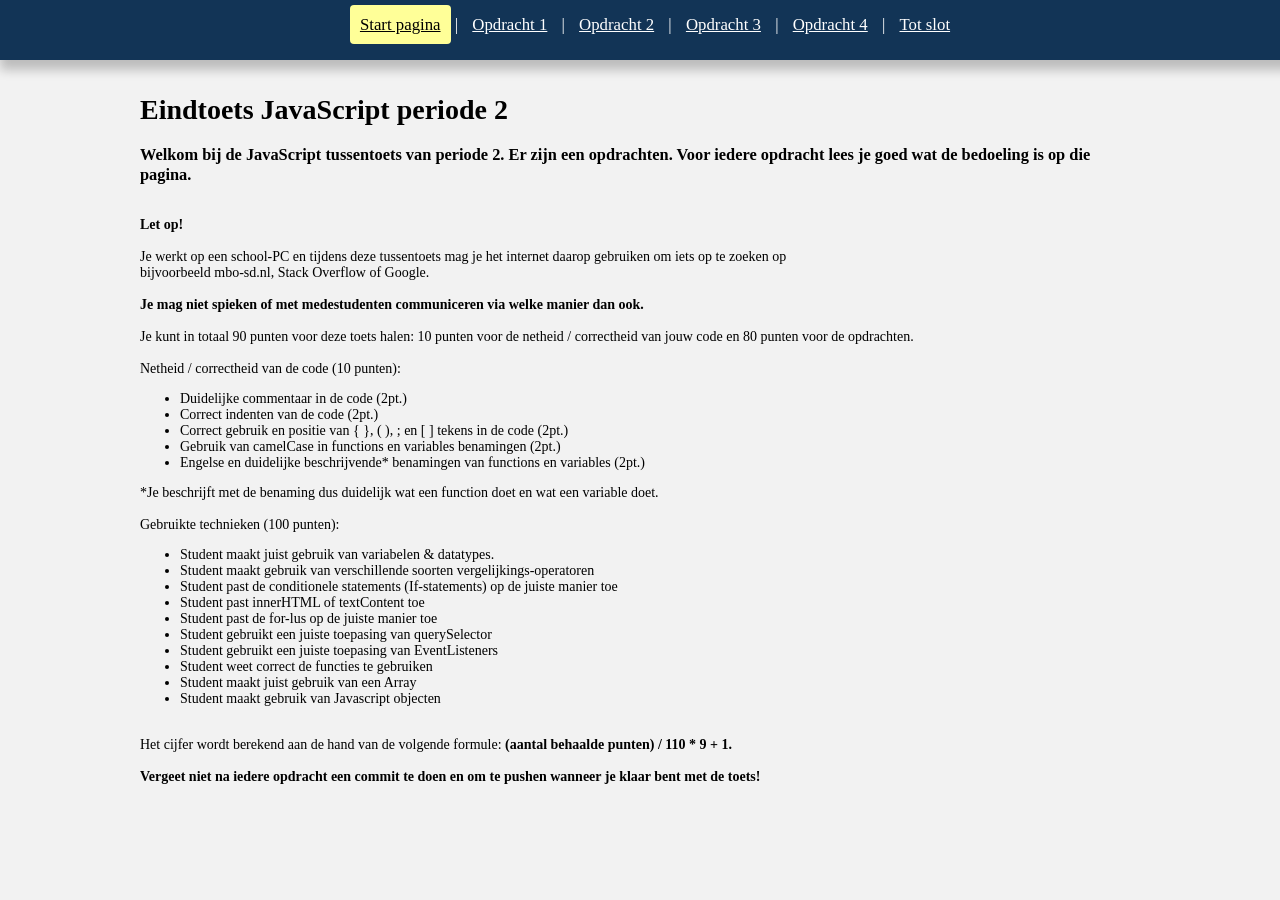
<file: sd23-p02-javascript-eindtoets-b1k-A-Alhemyari-main 1 (1)/sd23-p02-javascript-eindtoets-b1k-A-Alhemyari-main/index.html>
<!DOCTYPE html>
<html lang="en">

<head>
    <meta charset="UTF-8">
    <meta http-equiv="X-UA-Compatible" content="IE=edge">
    <meta name="viewport" content="width=device-width, initial-scale=1.0">
    <link rel="stylesheet" href="css/style.css">
    <title>JS - tussentoets- periode 2 - Cohort 23</title>
</head>

<body>
    <nav class="navigation">
        <a href="index.html" class="link active">Start pagina</a> |
        <a href="./page-1/assignment-1.html" class="link">Opdracht 1</a> |
        <a href="./page-2/assignment-2.html" class="link">Opdracht 2</a> |
        <a href="./page-3/assignment-3.html" class="link">Opdracht 3</a> |
        <a href="./page-4/assignment-4.html" class="link">Opdracht 4</a> |
        <a href="end.html" class="link">Tot slot</a>
    </nav>
    <main class="main">
        <h1>Eindtoets JavaScript periode 2</h1>
        <section>
            <h3>Welkom bij de JavaScript tussentoets van periode 2. Er zijn een opdrachten. Voor iedere opdracht lees je
                goed wat de bedoeling is op die pagina.</h3>
            <br>
            <b>Let op!</b>
            <br><br>
            Je werkt op een school-PC en tijdens deze tussentoets mag je het internet daarop gebruiken om iets op te
            zoeken op<br> bijvoorbeeld mbo-sd.nl, Stack Overflow of Google.<br>
            <br>
            <b>Je mag niet spieken of met medestudenten communiceren via welke manier dan ook.</b>
            <br>
            <br>
            Je kunt in totaal 90 punten voor deze toets halen: 10 punten voor de netheid / correctheid van jouw code en
            80 punten voor de opdrachten.
            <br>
            <br>
            Netheid / correctheid van de code (10 punten):
            <ul>
                <li>Duidelijke commentaar in de code (2pt.)</li>
                <li>Correct indenten van de code (2pt.)</li>
                <li>Correct gebruik en positie van { }, ( ), ; en [ ] tekens in de code (2pt.)</li>
                <li>Gebruik van camelCase in functions en variables benamingen (2pt.)</li>
                <li>Engelse en duidelijke beschrijvende* benamingen van functions en variables (2pt.)</li>
            </ul>
            *Je beschrijft met de benaming dus duidelijk wat een function doet en wat een variable doet.
            <br>
            <br>
            Gebruikte technieken (100 punten):
            <ul>
                <li> Student maakt juist gebruik van variabelen & datatypes.</li>
                <li> Student maakt gebruik van verschillende soorten vergelijkings-operatoren</li>
                <li> Student past de conditionele statements (If-statements) op de juiste manier toe</li>
                <li> Student past innerHTML of textContent toe</li>
                <li> Student past de for-lus op de juiste manier toe</li>
                <li> Student gebruikt een juiste toepasing van querySelector</li>
                <li> Student gebruikt een juiste toepasing van EventListeners</li>
                <li> Student weet correct de functies te gebruiken</li>
                <li>Student maakt juist gebruik van een Array</li>
                <li>Student maakt gebruik van Javascript objecten</li>
            </ul>
            <br>
            Het cijfer wordt berekend aan de hand van de volgende formule: <b>(aantal behaalde punten) / 110 * 9 + 1.</b>
            <br>
            <br>
            <b>Vergeet niet na iedere opdracht een commit te doen en om te pushen wanneer je klaar bent met de
                toets!</b>
        </section>
    </main>
</body>

</html>
</file>
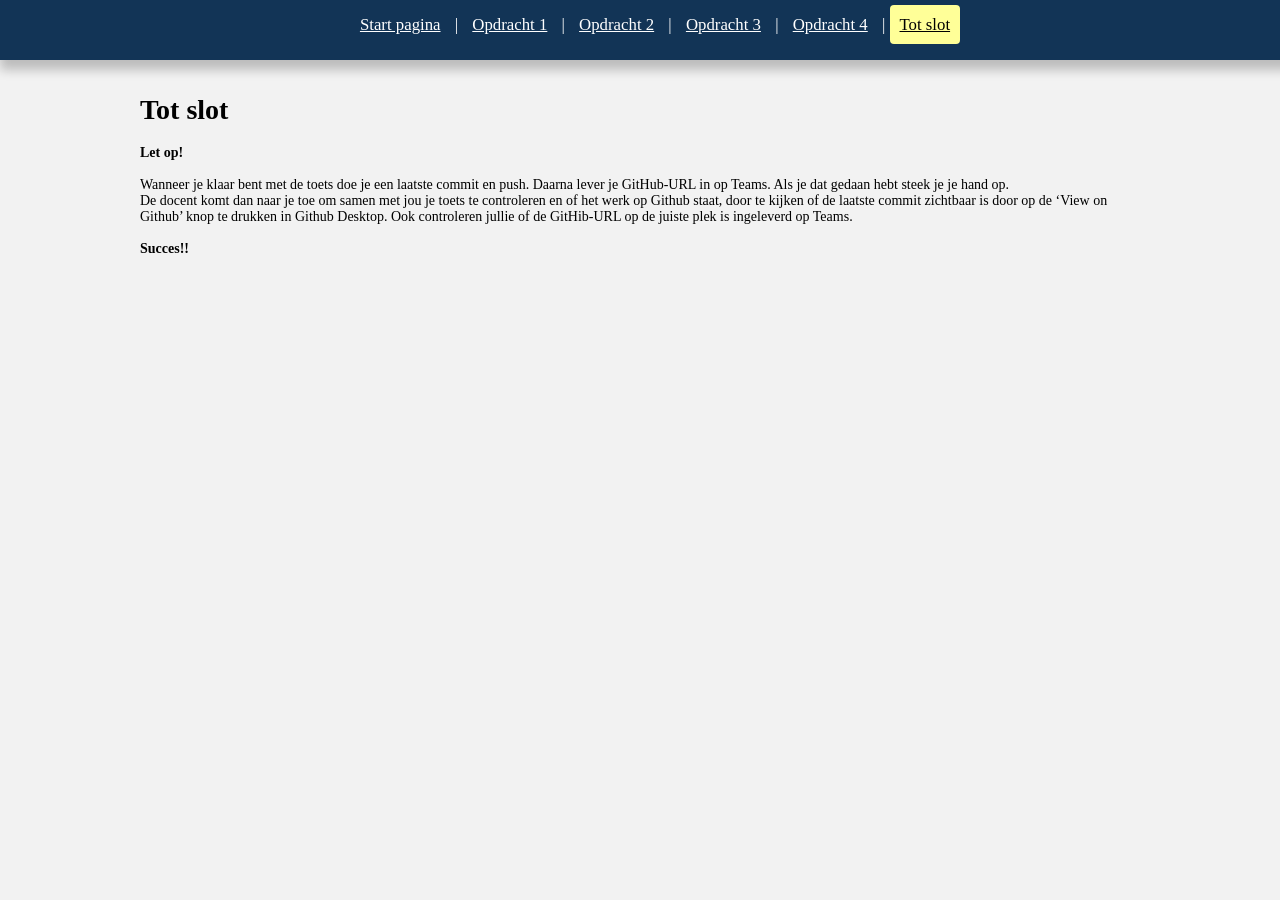
<file: sd23-p02-javascript-eindtoets-b1k-A-Alhemyari-main 1 (1)/sd23-p02-javascript-eindtoets-b1k-A-Alhemyari-main/end.html>
<!DOCTYPE html>
<html lang="en">

<head>
    <meta charset="UTF-8">
    <meta http-equiv="X-UA-Compatible" content="IE=edge">
    <meta name="viewport" content="width=device-width, initial-scale=1.0">
    <link rel="stylesheet" href="css/style.css">
    <title>JS - tussentoets- periode 2 - Cohort 23</title>
</head>

<body>
    <nav class="navigation">
        <a href="index.html" class="link">Start pagina</a> |
        <a href="./page-1/assignment-1.html" class="link">Opdracht 1</a> |
        <a href="./page-2/assignment-2.html" class="link">Opdracht 2</a> |
        <a href="./page-3/assignment-3.html" class="link">Opdracht 3</a> |
        <a href="./page-4/assignment-4.html" class="link">Opdracht 4</a> |
        <a href="end.html" class="link active">Tot slot</a>
    </nav>
    <main class="main">
        <h1>Tot slot</h1>
        <section>
            <p>
                <b>Let op!</b><br><br>
                Wanneer je klaar bent met de toets doe je een laatste commit en push. Daarna lever je GitHub-URL in op
                Teams.
                Als je dat gedaan hebt steek je je hand op. <br>
                De docent komt dan naar je toe om samen met jou je toets te controleren en of het werk op Github staat,
                door te kijken of de laatste commit zichtbaar is door op de ‘View on Github’ knop te drukken in Github
                Desktop. Ook controleren jullie of de GitHib-URL op de juiste plek is ingeleverd op Teams.<br><br>
                <b>Succes!!</b><br>
            </p>
        </section>
    </main>
</body>

</html>
</file>
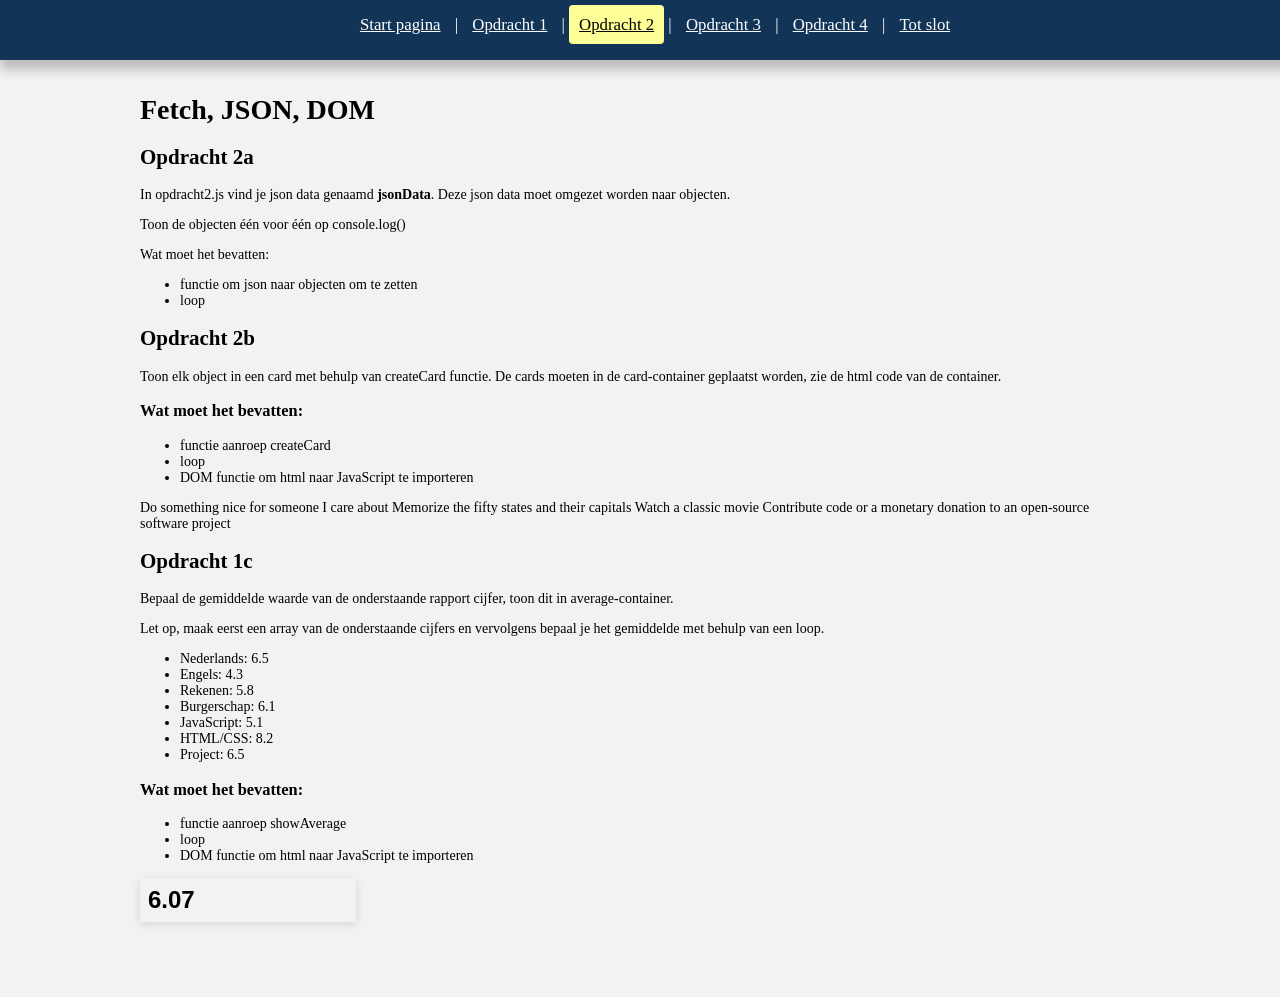
<file: sd23-p02-javascript-eindtoets-b1k-A-Alhemyari-main 1 (1)/sd23-p02-javascript-eindtoets-b1k-A-Alhemyari-main/page-2/assignment-2.html>
<!DOCTYPE html>
<html lang="en">

<head>
    <meta charset="UTF-8">
    <meta http-equiv="X-UA-Compatible" content="IE=edge">
    <meta name="viewport" content="width=device-width, initial-scale=1.0">
    <link rel="stylesheet" href="../css/style.css">
    <link rel="stylesheet" href="../css/todo.css">
    <title>Opdracht 2 - JS toets</title>
</head>

<body>
    <nav class="navigation">
        <a href="../index.html" class="link">Start pagina</a> |
        <a href="../page-1/assignment-1.html" class="link">Opdracht 1</a> |
        <a href="../page-2/assignment-2.html" class="link active">Opdracht 2</a> |
        <a href="../page-3/assignment-3.html" class="link">Opdracht 3</a> |
        <a href="../page-4/assignment-4.html" class="link">Opdracht 4</a> |
        <a href="/end.html" class="link">Tot slot</a>
    </nav>
    <main class="main">

        <h1>Fetch, JSON, DOM</h1>

        <h2>Opdracht 2a</h2>

        <p>In opdracht2.js vind je json data genaamd <b>jsonData</b>. Deze json data moet omgezet worden naar objecten.
        </p>

        <p>
            Toon de objecten één voor één op console.log()
        </p>

        <p>Wat moet het bevatten:</p>
        <ul>
            <li>
                functie om json naar objecten om te zetten
            </li>
            <li>
                loop
            </li>
        </ul>

        <h2>
            Opdracht 2b
        </h2>
        <p>
            Toon elk object in een card met behulp van createCard functie. De cards moeten in de card-container
            geplaatst worden, zie de html code van de container.
        </p>
        <h3>
            Wat moet het bevatten:
        </h3>
        <ul>
            <li>
                functie aanroep createCard
            </li>
            <li>
                loop
            </li>
            <li>
                DOM functie om html naar JavaScript te importeren
            </li>
        </ul>

        <div class="todo-container">

        </div>

        <h2>
            Opdracht 1c
        </h2>
        <p>
            Bepaal de gemiddelde waarde van de onderstaande rapport cijfer, toon dit in average-container.
        </p>
        <p>Let op, maak eerst een array van de onderstaande cijfers en vervolgens bepaal je het gemiddelde met behulp
            van een loop.</p>
        <ul>
            <li>Nederlands: 6.5</li>
            <li>Engels: 4.3</li>
            <li>Rekenen: 5.8</li>
            <li>Burgerschap: 6.1</li>
            <li>JavaScript: 5.1</li>
            <li>HTML/CSS: 8.2</li>
            <li>Project: 6.5</li>
        </ul>
        </p>
        <h3>
            Wat moet het bevatten:
        </h3>
        <ul>
            <li>
                functie aanroep showAverage
            </li>
            <li>
                loop
            </li>
            <li>
                DOM functie om html naar JavaScript te importeren
            </li>
        </ul>

        <div class="avg">

        </div>

    </main>
    <script src="../js/assignment-2.js"></script>
</body>

</html>
</file>
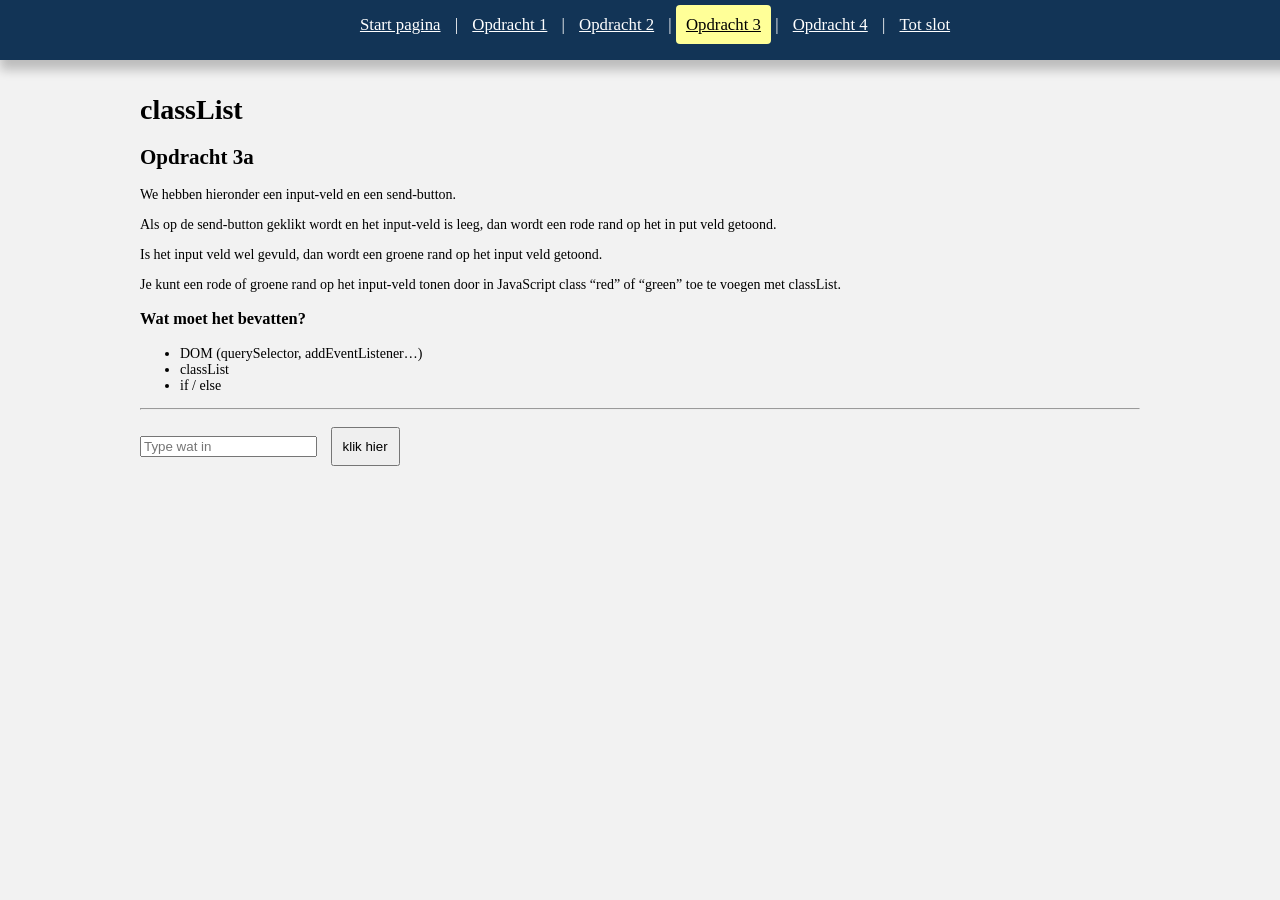
<file: sd23-p02-javascript-eindtoets-b1k-A-Alhemyari-main 1 (1)/sd23-p02-javascript-eindtoets-b1k-A-Alhemyari-main/page-3/assignment-3.html>
<!DOCTYPE html>
<html lang="en">

<head>
    <meta charset="UTF-8">
    <meta http-equiv="X-UA-Compatible" content="IE=edge">
    <meta name="viewport" content="width=device-width, initial-scale=1.0">
    <link rel="stylesheet" href="../css/style.css">
    <title>Opdracht 3 - JS toets</title>
</head>

<body>
    <nav class="navigation">
        <a href="../index.html" class="link">Start pagina</a> |
        <a href="../page-1/assignment-1.html" class="link">Opdracht 1</a> |
        <a href="../page-2/assignment-2.html" class="link">Opdracht 2</a> |
        <a href="../page-3/assignment-3.html" class="link active">Opdracht 3</a> |
        <a href="../page-4/assignment-4.html" class="link">Opdracht 4</a> |
        <a href="/end.html" class="link">Tot slot</a>
    </nav>
    <main class="main">
        <h1>classList</h1>
        <h2>Opdracht 3a</h2>
        <p>
            We hebben hieronder een input-veld en een send-button.
        </p>
        <p>Als op de send-button geklikt wordt en het input-veld is leeg, dan wordt een rode rand op het in put veld
            getoond.</p>
        <p>Is het input veld wel gevuld, dan wordt een groene rand op het input veld getoond.</p>
        <p>Je kunt een rode of groene rand op het input-veld tonen door in JavaScript class “red” of “green” toe te
            voegen met classList.</p>
        <h3>
            Wat moet het bevatten?
        </h3>
        <ul>
            <li>
                DOM (querySelector, addEventListener…)
            </li>
            <li>
                classList
            </li>
            <li>
                if / else
            </li>
        </ul>

        <hr>
        <input class="txt-input" type="text" name="" id="" placeholder="Type wat in">
        <button class="btn-check">klik hier</button>




    </main>
    <script src="../js/assignment-3.js"></script>
</body>

</html>
</file>
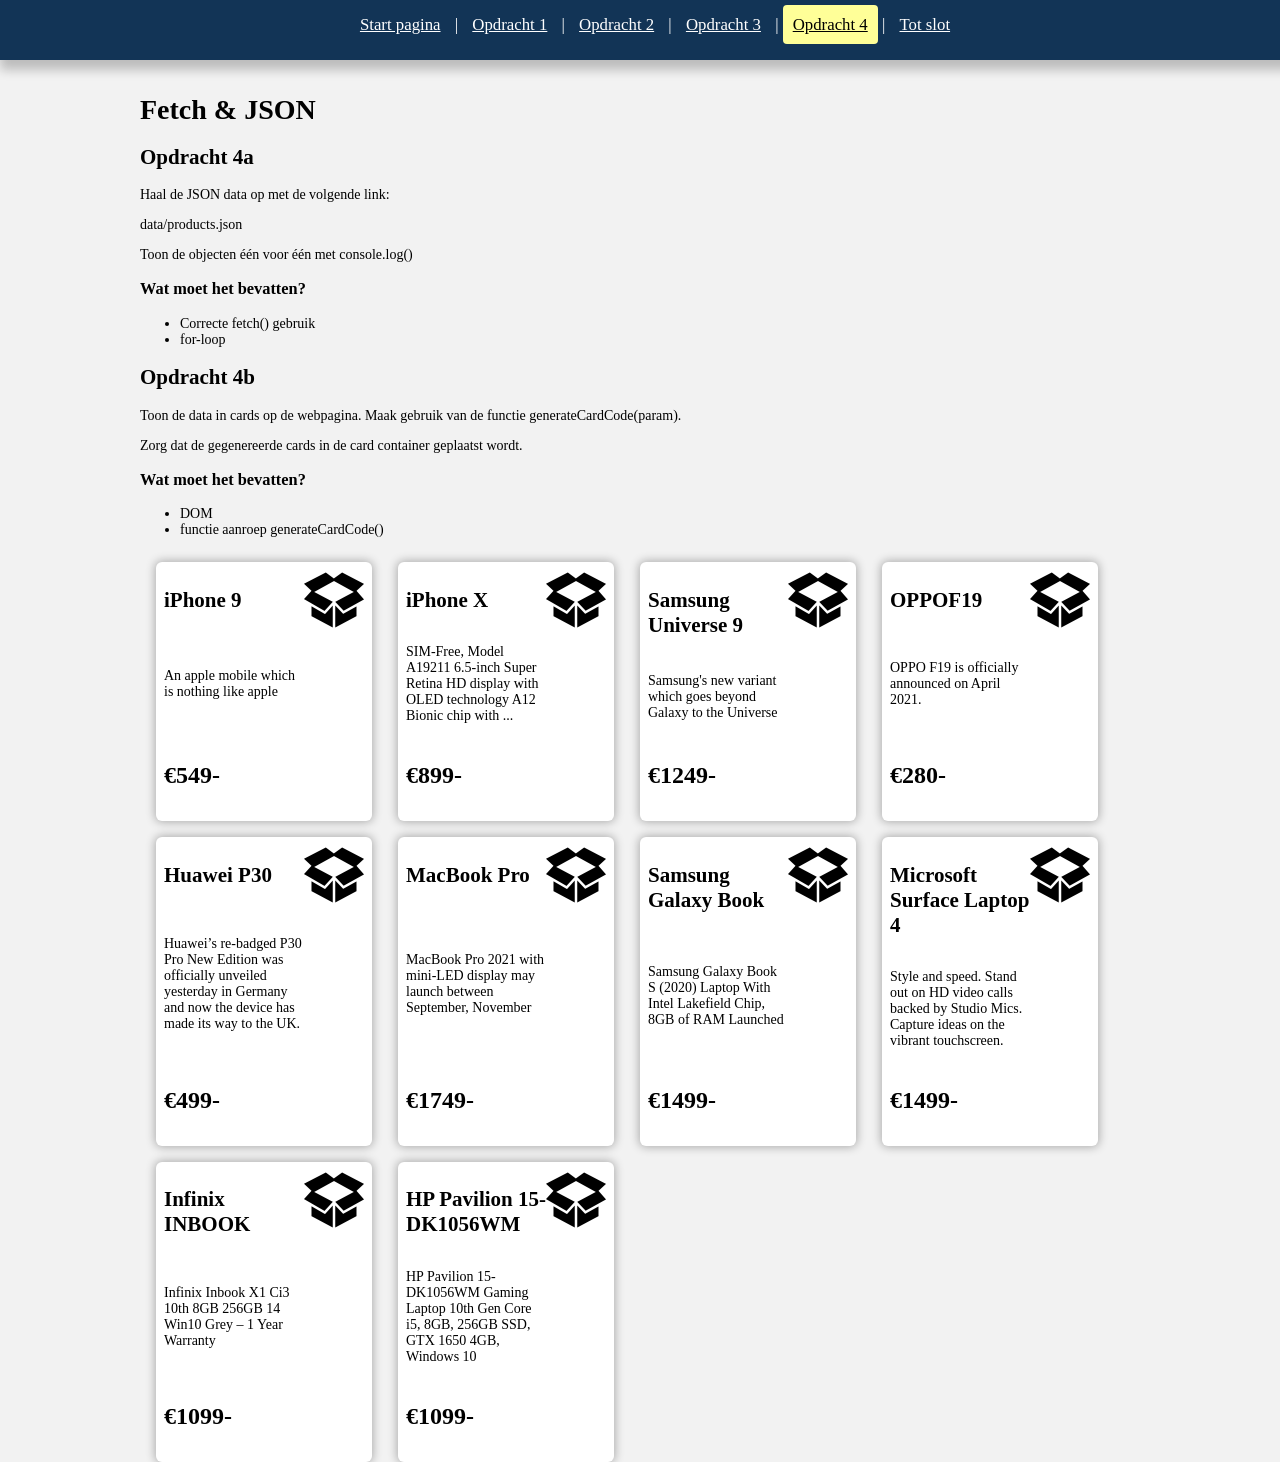
<file: sd23-p02-javascript-eindtoets-b1k-A-Alhemyari-main 1 (1)/sd23-p02-javascript-eindtoets-b1k-A-Alhemyari-main/page-4/assignment-4.html>
<!DOCTYPE html>
<html lang="en">

<head>
    <meta charset="UTF-8">
    <meta http-equiv="X-UA-Compatible" content="IE=edge">
    <meta name="viewport" content="width=device-width, initial-scale=1.0">
    <link rel="stylesheet" href="../css/style.css">
    <title>Opdracht 4 - JS toets</title>
</head>

<body>
    <nav class="navigation">
        <a href="../index.html" class="link">Start pagina</a> |
        <a href="../page-1/assignment-1.html" class="link">Opdracht 1</a> |
        <a href="../page-2/assignment-2.html" class="link">Opdracht 2</a> |
        <a href="../page-3/assignment-3.html" class="link">Opdracht 3</a> |
        <a href="../page-4/assignment-4.html" class="link active">Opdracht 4</a> |
        <a href="/end.html" class="link">Tot slot</a>
    </nav>
    <main class="main">
        <h1>Fetch & JSON</h1>
        <h2>Opdracht 4a </h2>
        <p>
            Haal de JSON data op met de volgende link:
        </p>
        <p>data/products.json</p>
        <p>Toon de objecten één voor één met console.log()</p>

        <h3>
            Wat moet het bevatten?
        </h3>
        <ul>
            <li>
                Correcte fetch() gebruik
            </li>
            <li>
                for-loop
            </li>
        </ul>

        <h2>Opdracht 4b</h2>
        <p>
            Toon de data in cards op de webpagina. Maak gebruik van de functie generateCardCode(param).
        </p>
        <p>Zorg dat de gegenereerde cards in de card container geplaatst wordt.</p>
        <h3>
            Wat moet het bevatten?
        </h3>
        <ul>
            <li>
                DOM
            </li>
            <li>
                functie aanroep generateCardCode()
            </li>
        </ul>

        <div class="container">
        </div>

    </main>
    <script src="../js/assignment-4.js"></script>
</body>

</html>
</file>
<file: sd23-p02-javascript-eindtoets-b1k-A-Alhemyari-main 1 (1)/sd23-p02-javascript-eindtoets-b1k-A-Alhemyari-main/css/style.css>
html,
body {
	font-family: verdana;
	font-size: 14px;
	background-color: #f2f2f2;
	padding: 0;
	margin: 0;
}

.navigation {
	width: 100%;
	height: 30px;
	position: fixed;
	background-color: #123456;
	font-size: 1.2em;
	padding: 15px;
	color: white;
	text-align: center;
	box-shadow: rgba(0, 0, 0, 0.22) 0px 10px 10px;
	z-index: 1;
}

.navigation .link {
	color: white;
	padding: 10px 10px;
}

.navigation .link:hover {
	background-color: rgb(255, 158, 158);
	color: black;
	border-radius: 4px;
}

.navigation .active {
	background: rgb(255, 255, 152);
	color: black;
	border-radius: 4px;
}
.main {
	padding: 75px 20px;
	max-width: 1000px;
	margin: 0 auto;
}

button {
	padding: 10px;
	margin: 10px;
}

table {
	border: 1px solid black;
}
table td,
table th {
	border: 1px solid black;
	width: 200px;
	padding: 10px;
}

/* opdr. 4 */
.bolbar {
	width: 100%;
	height: 30px;
	position: absolute;
	background-color: #0000a4;
	font-size: 1.2em;
	padding: 15px;
	color: white;
	text-align: center;
	box-shadow: rgba(0, 0, 0, 0.22) 0px 10px 10px;
}
.logo {
	margin-right: 8px;
	font-weight: 900;
	font-size: 1.5rem;
}
.bolbar a {
	color: white;
}
/* Card */

.row {
	display: flex;
	justify-content: space-evenly;
	margin: 1rem;
}

.card {
	/* Add shadows to create the "card" effect */
	box-shadow: 0 4px 8px 0 rgba(0, 0, 0, 0.2);
	transition: 0.3s;
	max-width: 200px;
}

/* On mouse-over, add a deeper shadow */
.card:hover {
	box-shadow: 0 8px 16px 0 rgba(0, 0, 0, 0.2);
}

/* Add some padding inside the card container */
.container {
	padding: 2px 16px;
	height: 144px;
	display: grid;
	grid-template-columns: repeat(4, 1fr);
}

.box {
	display: -webkit-box;
	-webkit-line-clamp: 4;
	-webkit-box-orient: vertical;
	overflow: hidden;
}

/* Opdr. 3 */
.blinking {
	border: 2px solid;
	animation: blink 1s infinite;
}
@keyframes blink {
	50% {
		border-color: aqua;
	}
}

.nice-bg {
	background-color: darksalmon;
}

.item {
	width: 100px;
	height: 100px;
	float: left;
	margin-right: 10px;
	background-color: bisque;
	font-size: 50pt;
	text-align: center;
}

.item.circle {
	border-radius: 50%;
}

.item.awesome-border {
	border: 5px dashed black;
}

.card {
	width: 300px;
	margin-top: 8px;
	margin-bottom: 8px;
	padding: 8px;
	background-color: white;
	border-radius: 6px;
	-webkit-box-shadow: 0px 0px 10px 1px rgba(0, 0, 0, 0.3);
	box-shadow: 0px 0px 10px 1px rgba(0, 0, 0, 0.3);
	display: flex;
}
.avatar {
	width: 40px;
	height: 40px;
	border-radius: 20px;
	background-color: bisque;
	box-sizing: border-box;
}
.message-box {
	width: 100%;
	margin: 8px;
}
.message-content {
	color: gray;
	padding: 4px;
}

.red {
	border: 2px solid red;
}
.green {
	border: 2px solid greenyellow;
}

.product-information {
	display: flex;
	flex-direction: column;
	justify-content: space-between;
}

.product-price {
	font-weight: bold;
	font-size: x-large;
}

.custom-tbl {
	border-collapse: collapse;
}
.custom-th {
	background-color: turquoise;
}
.custom-tr:nth-child(odd) {
	background-color: #c6fdf7;
}
</file>
<file: sd23-p02-javascript-eindtoets-b1k-A-Alhemyari-main 1 (1)/sd23-p02-javascript-eindtoets-b1k-A-Alhemyari-main/css/todo.css>
.todo {
	display: flex;
	box-sizing: border-box;
	overflow: hidden;
	width: 300px;
	height: 80px;
	border: 1px solid gainsboro;
	margin: 4px;
	position: relative;
	padding-right: 24px;
	z-index: 0;
}
.todo-left {
	max-width: 16px;
	min-width: 16px;
	height: 100%;
	background-color: skyblue;
}
.todo-right {
	display: flex;
	/* margin: 0 auto; */
	align-self: flex-end;
	align-items: center;
	justify-content: center;
	width: 24px;
	height: 100%;
	padding: 4px;
	position: absolute;
	right: 0;
}
.done {
	width: 20px;
	height: 20px;
	border-radius: 50%;
	background-color: lightgreen;
}
.undone {
	width: 20px;
	height: 20px;
	border-radius: 50%;
	background-color: tomato;
}
.todo-body {
	display: flex;
	align-items: center;
	padding: 8px;
	color: rgba(0, 0, 0, 0.7);
}

.avg {
	width: 20%;
	font-size: x-large;
	font-family: "Franklin Gothic Medium", "Arial Narrow", Arial, sans-serif;
	font-weight: bolder;
	padding: 8px;
	box-shadow: rgba(99, 99, 99, 0.2) 0px 2px 8px 0px;
}
</file>
